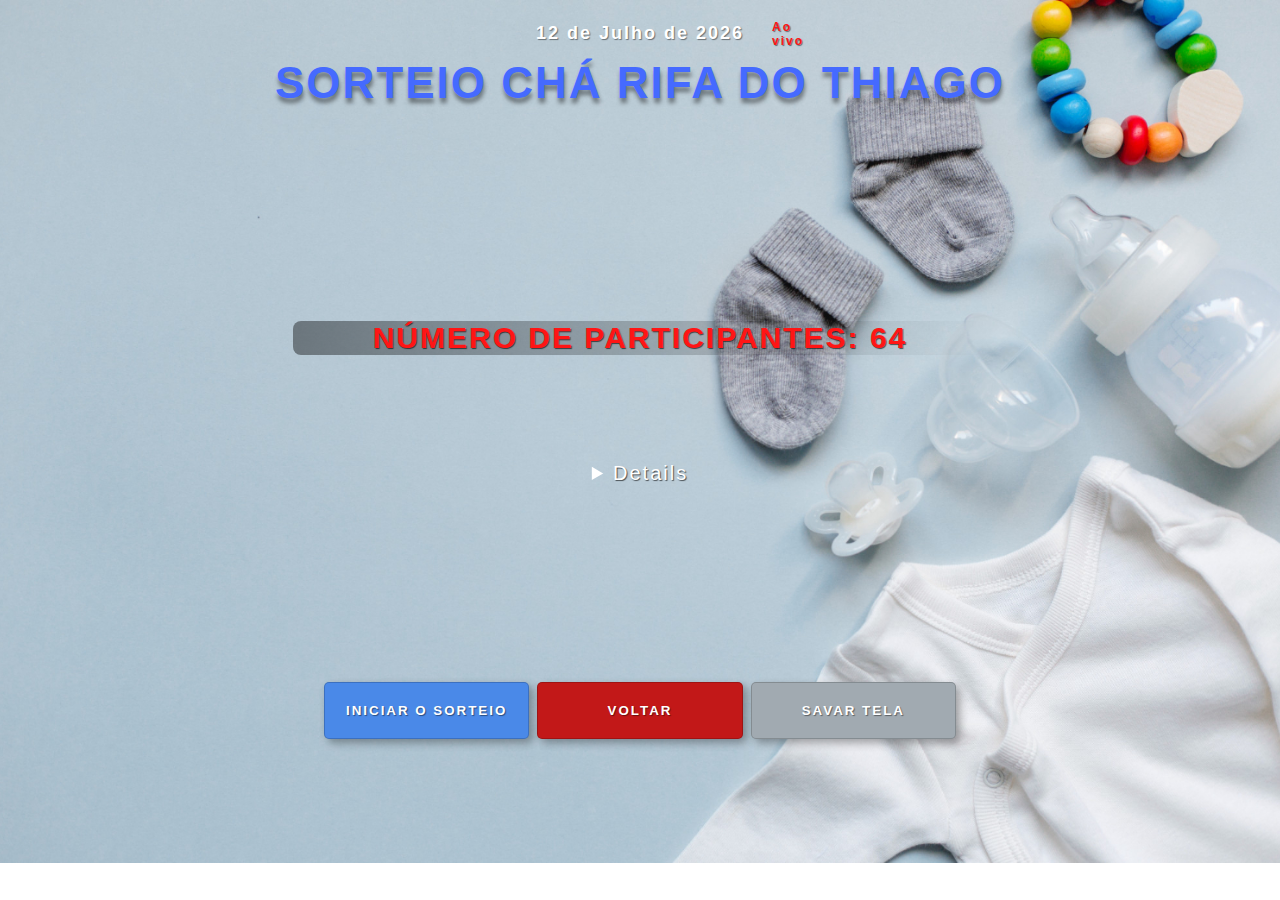
<file: index.html>
<!DOCTYPE html>
<html lang="pt-br">
<head>
    <meta charset="UTF-8">
    <meta http-equiv="X-UA-Compatible" content="IE=edge">
    <meta name="viewport" content="width=device-width, initial-scale=1.0">
    <title>Sorteio Chá rifa</title>
    <link rel="stylesheet" href="style.css">
    <script src="script.js" type="text/javascript"></script>
</head>
<body>
    <div class="background-screen">

    </div>
    <div class="backgorund-opacity">
        
    </div>
    <span id="live"><p id="liveP">Ao vivo</p></span>
    <header>
        <p class="time"></p>
        <div class="containerH1"><h1>SORTEIO <span>CHÁ</span> RIFA DO <span>THIAGO</span></h1></div>
    </header>

    <span id="contRegress"></span>
    
    <main>
        <summary id="More">
            <details>
                <ul id="all-names">
                    <li><a>Lucineide Felizardo (126)</a></li>
                    <li><a>Barbara (23)</a></li>
                    <li><a>Barbara (04)</a></li>
                    <li><a>Barbara (28)</a></li>
                    <li><a>Barbara (14)</a></li>
                    <li><a>Barbara (29)</a></li>
                    <li><a>Thalles (08)</a></li>
                    <li><a>Thalles, (17)</a></li>
                    <li><a>Luana(30)</a></li>
                    <li><a>Judivan(13)</a></li>
                    <li><a>Isac (33)</a></li>
                    <li><a>Isael (05)</a></li>
                    <li><a>Debora (74)</a></li>
                    <li><a>Luan (51)</a></li>
                    <li><a>Milton 101)</a></li>
                    <li><a>Vanessa (78)</a></li>
                    <li><a>Karoline(12)</a></li>
                    <li><a>Simone Brito (135)</a></li>
                    <li><a>Miguel (77)</a></li>
                    <li><a>Michael (07)</a></li>
                    <li><a>Eliton (55)</a></li>
                    <li><a>Rogério (98)</li>
                    <li><a>Paty (27)</li>
                    <li><a>Patrícia Docol (11)</a></li>
                    <li><a>Jadeilson (22)</a></li>
                    <li><a>Kaio (37)</a></li>
                    <li><a>Altair (Zezé) (179)</a></li>
                    <li><a>Valéria (20)</a></li>
                    <li><a>Luciano (06)</a></li>
                    <li><a>Isadora (26)</a></li>
                    <li><a>Jhonatan (32)</a></li>
                    <li><a>Dikó (63)</a></li>
                    <li><a>Eduardo (48)</a></li>
                    <li><a>Daiane (177)</a></li>
                    <li><a>Cristian (cerâmica) (117)</a></li>
                    <li><a>Bruno (35)</a></li>
                    <li><a>Arthur (16)</a></li>
                    <li><a>Gilvanildo (94)</a></li>
                    <li><a>Alisson (02)</a></li>
                    <li><a>Rafael (25)</a></li>
                    <li><a>Cida (Mariana) (45)</a></li>
                    <li><a>Jefinho (09)</a></li>
                    <li><a>Alberto (84)</a></li>
                    <li><a>Bruno (Leroy) (86)</a></li>
                    <li><a>Gleydson (15)</a></li>
                    <li><a>Jerian (67)</a></li>
                    <li><a>Wanderlan (44)</a></li>
                    <li><a>Pedro Lucas (151)</a></li>
                    <li><a>Mirek Tales (132)</a></li>
                    <li><a>Henrique (43)</a></li>
                    <li><a>Alex (Leroy) (71)</a></li>
                    <li><a>Natália (19)</a></li>
                    <li><a>Lilian Mendes (46)</a></li>
                    <li><a>Gustavo (Alex)(50)</a></li>
                    <li><a>Luciana (Carlinhos) (113)</a></li>
                    <li><a>Célia número (47)</a></li>
                    <li><a>Berg (sanitário) (72)</a></li>
                    <li><a>Ênio (Pisos) (70)</a></li>
                    <li><a>Borges (145)</a></li>
                    <li><a>Berg (Laminados) (31)</a></li> 
                    <li><a>Flávia (caixa) (56)</a></li>
                    <li><a>Edilene (caixa) (100)</a></li>
                    <li><a>Anderson (caixa) (38)</a></li>
                    <li><a>Marcelo (sanitário) (18)</a></li>
                    <li><a>Elaine (sanitário) (86)</a></li>
                    <li><a>Mira (99)</a></li>
                    <li><a>Xandi (sanitário) (122)</a></li>
                    <li><a>Dani (Academia) (42)</a></li>
                    <li><a>Josi (Prima) (01)</a></li>
                    <li><a>Fábio (Primo) (58)</a></li>
                    <li><a>Fábio (Primo) (104)</a></li>
                    <li><a>Aline(leroy) (106)</a></li>
                    <li><a>Jackson (112)</a></li>
                    <li><a>Vanucci (180)</a></li>
                    <li><a>Jefferson Daniel (150)</a></li>
                    <li><a>Laércio (102)</a></li>
                    <li><a>Vania (Santa Luzia) (126)</a></li>
                    <li><a>Jorge (MMP) (21)</a></li>
                    <li><a>Jefferson Daniel (150)</a></li>
                    <!-- <li><a>Helio elétrica (36)</a></li> -->
                    <!-- <li><a>Paula (sac) (140)</a></li> -->
                    <li><a>Thiago (sac) (124)</a></li>
                    <li><a>Milene (114)</a></li>
                    <li><a>Nilson (encanamento) (66)</a></li>
                    <li><a>Michelle (Prima) (111)</a></li>
                    <li><a>Maria Helena (34)</a></li>
                    <li><a>Lidiane Vaz (129)</a></li>
                    <li><a>Felipe (Moriah) (83)</a></li>
                    <li><a>Sonia (casais) (68)</a></li>
                    <li><a>Lilian Vaz (34)</a></li>
                    <li><a>Neide (Larissa) (134)</a></li>
                    <li><a>Daniela Fogaça (49)</a></li>
                    <li><a>Daniela Fogaça (39)</a></li>
                    <li><a>Luciana (Dirceu) (81)</a></li>
                    <li><a>Dirceu (MMP) (52)</a></li>
                    <li><a>José Elias (40)</a></li>
                    <li><a>Mirian (Zezinho) (90)</a></li>
                    <li><a>Sandra Rodrigues (46)</a></li>
                    <li><a>Luiz Paiva (147)</a></li>
                    <li><a>Danilo Ap. (88)</a></li>
                    <li><a>Wladimir (pisos) (105)</a></li>
                    <li><a>Neto (73)</a></li>
                    <li><a>Rita (G.O MMP) (76)</a></li>
                    <li><a>Michael (176)</a></li>
                    <li><a>Michael (178)</a></li>
                    <li><a>Jair (terço dos homens) (54)</a></li>
                    <li><a>Renilson (130)</a></li>
                    <li><a>Luciene Oliveira (127)</a></li>
                    <li><a>Hilze (125)</a></li>
                    <li><a>Gilson (Grente) (120)</a></li>
                    <li><a>Sueli Amaral (118)</a></li>
                    <li><a>Sueli Amaral (110)</a></li>
                    <li><a>Maria (Kevin) (80)</a></li>
                    <li><a>Felipe (Leroy) (24)</a></li>
                    <li><a>Mariana (pisos) (60)</a></li>
                    <li><a>Paulo Santi (136)</a></li>
                    <li><a>Nana (Esmair) (75)</a></li>
                    <li><a>Nana (Esmair) (89)</a></li>
                    <li><a>Flavio (tintas) (03)</a></li>
                    <li><a>Edson (locutor) (69)</a></li>
                </ul>
            </details>
        </summary>
        <div id="div"></div>
    </main>
   <section class="containerBtn">
    <button class="btn-go" onclick="sorteio()">INICIAR O SORTEIO</button>
    <!-- <button class="btn-Qtd" onclick="All_Names()">TOTAL DE PARTICIPANTES</button> -->
    <button class="btn-clean" onclick="btnClean()">VOLTAR</button>
    <button class="btn-save" onclick="print()">SAVAR TELA</button>
   </section> 
        
</body>
</html>
</file>
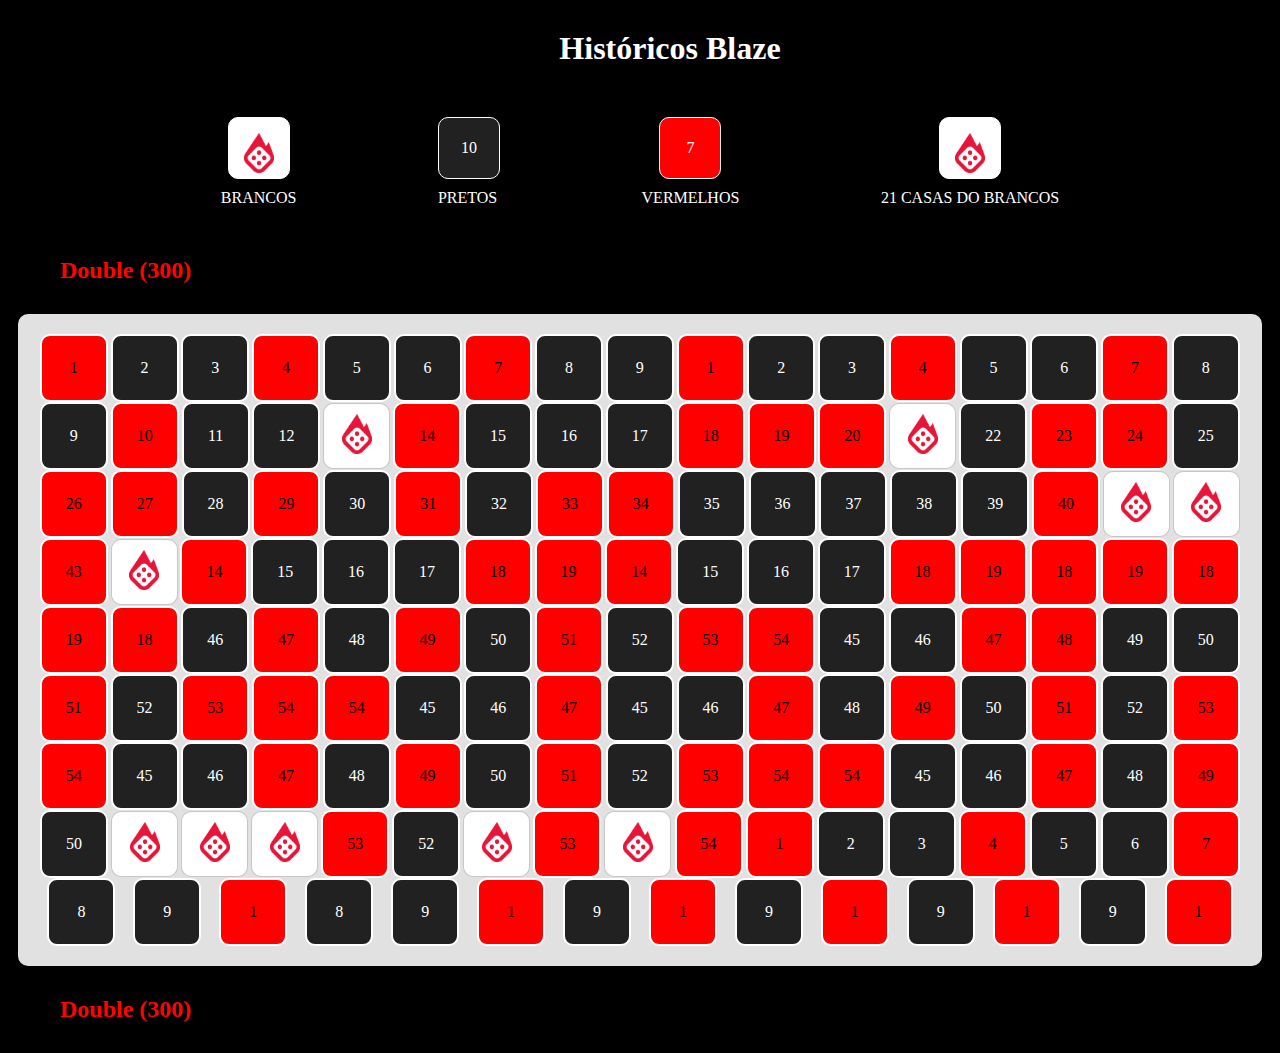
<file: new/new.html>
<!DOCTYPE html>
<html lang="en">
<head>
    <meta charset="UTF-8">
    <meta http-equiv="X-UA-Compatible" content="IE=edge">
    <meta name="viewport" content="width=device-width, initial-scale=1.0">
    <link rel="stylesheet" href="new.css">
    <title>Históticos Blaze</title>
</head>

<body>
    <main>
        <div class="containerH1">
            <h1>Históricos Blaze</h1>
        </div>
        
        <div class="containerStatus">
            <span>
                <div class="numbersWrite_topo"><img src="IMG/LogoBlaze.png" alt=""></div>
                <p>BRANCOS</p>
            </span>
            <span>
                <div class="numbersBlack">10</div>
                <p>PRETOS</p>
            </span>
            <span>
                <div class="numbersRed">7</div>
                <p>VERMELHOS</p>
            </span>
            <span>
                <div class="numbersWrite_topo"><img src="IMG/LogoBlaze.png"></div>
                <p>21 CASAS DO BRANCOS</p>
            </span>
        </div>
        <h2>Double (300)</h2>
        <div class="containerNumber">
            <div class="numbersRed">1</div>
            <div class="numbersBlack">2</div>
            <div class="numbersBlack">3</div>
            <div class="numbersRed">4</div>
            <div class="numbersBlack">5</div>
            <div class="numbersBlack">6</div>
            <div class="numbersRed">7</div>
            <div class="numbersBlack">8</div>
            <div class="numbersBlack">9</div>
            <div class="numbersRed">1</div>
            <div class="numbersBlack">2</div>
            <div class="numbersBlack">3</div>
            <div class="numbersRed">4</div>
            <div class="numbersBlack">5</div>
            <div class="numbersBlack">6</div>
            <div class="numbersRed">7</div>
            <div class="numbersBlack">8</div>
            <div class="numbersBlack">9</div>
            <div class="numbersRed">10</div>
            <div class="numbersBlack">11</div>
            <div class="numbersBlack">12</div>
            <div class="numbersWrite"><img src="IMG/LogoBlaze.png" alt=""></div>
            <div class="numbersRed">14</div>
            <div class="numbersBlack">15</div>
            <div class="numbersBlack">16</div>
            <div class="numbersBlack">17</div>
            <div class="numbersRed">18</div>
            <div class="numbersRed">19</div>
            <div class="numbersRed">20</div>
            <div class="numbersWrite"><img src="IMG/LogoBlaze.png" alt=""></div>
            <div class="numbersBlack">22</div>
            <div class="numbersRed">23</div>
            <div class="numbersRed">24</div>
            <div class="numbersBlack">25</div>
            <div class="numbersRed">26</div>
            <div class="numbersRed">27</div>
            <div class="numbersBlack">28</div>
            <div class="numbersRed">29</div>
            <div class="numbersBlack">30</div>
            <div class="numbersRed">31</div>
            <div class="numbersBlack">32</div>
            <div class="numbersRed">33</div>
            <div class="numbersRed">34</div>
            <div class="numbersBlack">35</div>
            <div class="numbersBlack">36</div>
            <div class="numbersBlack">37</div>
            <div class="numbersBlack">38</div>
            <div class="numbersBlack">39</div>
            <div class="numbersRed">40</div>
            <div class="numbersWrite"><img src="IMG/LogoBlaze.png" alt=""></div>
            <div class="numbersWrite"><img src="IMG/LogoBlaze.png" alt=""></div>
            <div class="numbersRed">43</div>
            <div class="numbersWrite"><img src="IMG/LogoBlaze.png" alt=""></div>
            <div class="numbersRed">14</div>
            <div class="numbersBlack">15</div>
            <div class="numbersBlack">16</div>
            <div class="numbersBlack">17</div>
            <div class="numbersRed">18</div>
            <div class="numbersRed">19</div>
            <div class="numbersRed">14</div>
            <div class="numbersBlack">15</div>
            <div class="numbersBlack">16</div>
            <div class="numbersBlack">17</div>
            <div class="numbersRed">18</div>
            <div class="numbersRed">19</div>
            <div class="numbersRed">18</div>
            <div class="numbersRed">19</div>
            <div class="numbersRed">18</div>
            <div class="numbersRed">19</div>
            <div class="numbersRed">18</div>
            <div class="numbersBlack">46</div>
            <div class="numbersRed">47</div>
            <div class="numbersBlack">48</div>
            <div class="numbersRed">49</div>
            <div class="numbersBlack">50</div>
            <div class="numbersRed">51</div>
            <div class="numbersBlack">52</div>
            <div class="numbersRed">53</div>
            <div class="numbersRed">54</div>
            <div class="numbersBlack">45</div>
            <div class="numbersBlack">46</div>
            <div class="numbersRed">47</div>
            <div class="numbersRed">48</div>
            <div class="numbersBlack">49</div>
            <div class="numbersBlack">50</div>
            <div class="numbersRed">51</div>
            <div class="numbersBlack">52</div>
            <div class="numbersRed">53</div>
            <div class="numbersRed">54</div>
            <div class="numbersRed">54</div>
            <div class="numbersBlack">45</div>
            <div class="numbersBlack">46</div>
            <div class="numbersRed">47</div>
            <div class="numbersBlack">45</div>
            <div class="numbersBlack">46</div>
            <div class="numbersRed">47</div>
            <div class="numbersBlack">48</div>
            <div class="numbersRed">49</div>
            <div class="numbersBlack">50</div>
            <div class="numbersRed">51</div>
            <div class="numbersBlack">52</div>
            <div class="numbersRed">53</div>
            <div class="numbersRed">54</div>
            <div class="numbersBlack">45</div>
            <div class="numbersBlack">46</div>
            <div class="numbersRed">47</div>
            <div class="numbersBlack">48</div>
            <div class="numbersRed">49</div>
            <div class="numbersBlack">50</div>
            <div class="numbersRed">51</div>
            <div class="numbersBlack">52</div>
            <div class="numbersRed">53</div>
            <div class="numbersRed">54</div>
            <div class="numbersRed">54</div>
            <div class="numbersBlack">45</div>
            <div class="numbersBlack">46</div>
            <div class="numbersRed">47</div>
            <div class="numbersBlack">48</div>
            <div class="numbersRed">49</div>
            <div class="numbersBlack">50</div>
            <div class="numbersWrite"><img src="IMG/LogoBlaze.png" alt=""></div>
            <div class="numbersWrite"><img src="IMG/LogoBlaze.png" alt=""></div>
            <div class="numbersWrite"><img src="IMG/LogoBlaze.png" alt=""></div>
            <div class="numbersRed">53</div>
            <div class="numbersBlack">52</div>
            <div class="numbersWrite"><img src="IMG/LogoBlaze.png" alt=""></div>
            <div class="numbersRed">53</div>
            <div class="numbersWrite"><img src="IMG/LogoBlaze.png" alt=""></div>
            <div class="numbersRed">54</div>
            <div class="numbersRed">1</div>
            <div class="numbersBlack">2</div>
            <div class="numbersBlack">3</div>
            <div class="numbersRed">4</div>
            <div class="numbersBlack">5</div>
            <div class="numbersBlack">6</div>
            <div class="numbersRed">7</div>
            <div class="numbersBlack">8</div>
            <div class="numbersBlack">9</div>
            <div class="numbersRed">1</div>
            <div class="numbersBlack">8</div>
            <div class="numbersBlack">9</div>
            <div class="numbersRed">1</div>
            <div class="numbersBlack">9</div>
            <div class="numbersRed">1</div>
            <div class="numbersBlack">9</div>
            <div class="numbersRed">1</div>
            <div class="numbersBlack">9</div>
            <div class="numbersRed">1</div>
            <div class="numbersBlack">9</div>
            <div class="numbersRed">1</div>
        </div>
        <h2>Double (300)</h2>
    </main>
</body>
</html>
</file>
<file: style.css>
* {
    margin:  auto;
    padding: 0;
    letter-spacing: 2px;
    font-family: 'Open Sans', sans-serif;
    font-weight: bold;
}

    @import url('https://fonts.googleapis.com/css2?family=Open+Sans:wght@300;400;500;600;700;800&display=swap');@import url('https://fonts.googleapis.com/css2?family=Open+Sans:wght@300;400;500;600;700;800&display=swap');

body {
    background-image: url('imgSorteio/baby-elementson-light-blue-background.jpg');
    background-repeat: no-repeat;
    background-size: cover;
    background-position: center;
    /* background: white; */
    z-index: -1;
    padding-bottom: 80px;
    height: 87vh;
}

.paddingToogle {
    padding-bottom: 75px;
}

header {
    text-emphasis: center !important;
    color: rgb(69, 106, 255);
    font-size: 26px;
    width: 89vw; 
    z-index: 1;
}

/* span {
    color: rgb(4, 170, 4);
} */

.time {
    display: flex;
    justify-content: center;
    align-items: center;
    height: 30px;
    font-size: 18px;
    color: rgb(255, 255, 255);
    font-weight: 100;
    text-shadow: rgba(0, 0, 0, 0.444) 1px 1px 1px;
    font-weight: bold;
}

#live {
    display: flex;
    justify-content: center;
    align-items: center;
    position: relative;
    top: 20px;
    display: flex;
    left: 160px;
    border-radius: 60px;
    width: 56px;
    height: 14px;
    padding-bottom: 4px;
    font-size: 12px;
    color: rgb(255, 21, 21);
    transition: .5s;
    font-weight: bold;
    text-shadow: rgba(0, 0, 0, 0.502) 1px 1px 1px;
}

#liveP {
    transition: 0.6s;
}

.liveColor {
    font-weight: bold;
    color: rgb(3, 46, 233);
    font-weight: bold;
}

#contRegress {
    position: absolute;
    display: flex;
    justify-content: center;
    align-items: center;
    width: 100%;
    height: 50px;
    top: 44%;
    z-index: -1;
    color: rgb(255, 255, 255);
    text-shadow: rgba(0, 0, 0, 0.502) 1px 1px 1px;
    font-size: 22px;
    font-weight: bold;
}

main {
    display: flex;
    justify-content: center;
    align-items: center;
    width: 89vw;
    height: 70vh;
    background: white;
    text-align: center;
    background: transparent;
    z-index: -1;
}

#div {
    position: absolute;
    width: auto !important;
    display: none;
    z-index: -1;
    font-weight: bold;
}

.div {
    display: flex !important;
    justify-content: center !important;
    align-items: center !important;
    width: 80vw;
    height: auto;
    position: absolute;
    border-radius: 8px;
    /* color: #000 !important; */
    color: rgb(255, 21, 21);
    text-shadow: rgba(0, 0, 0, 0.608) 1px 1px 1px;
    font-size: 30px !important;
    padding: 0px 80px;
    /* line-height: 40px; */
    font-weight: 200;
    margin-top: -70px !important;
    /* font-weight: bolder !important; */
    background-image: linear-gradient(to left, transparent, rgba(0, 0, 0, 0.407));
}

.containerH1 {
    text-align: center;
    margin: 10px 0px -50px 0px;
    font-family: Verdana, Geneva, Tahoma, sans-serif;
    text-shadow: 1px 5px 4px rgba(0, 0, 0, 0.43);
    font-size: 22px;
    /* padding-top: -20px; */
} 

details {
    color: white;
    text-shadow: rgba(0, 0, 0, 0.615) 1px 1px 1px;
    width: 80vw;
    font-weight: 100;
    border-radius: 6px;
    font-size: 20px;
    margin-top: 200px;
    cursor: pointer;
}

details:hover {
    transition: 0.5s;
    box-shadow: rgba(0, 0, 0, 0.274) 0px 0px 0px;
}

#all-names {
    position: relative;
    background: white;
    border-radius: 6px;
    display: flex;
    justify-content: center;
    flex-direction: column;
    align-items: flex-start;
    padding: 40px;
    line-height: 45px;
    z-index: 1;
    text-shadow: none;
    color: rgb(8, 17, 74);
    z-index: 1;
}

ul {
    display: flex;
    justify-content: center;
    align-items: flex-start;
}

ul li a {
    cursor: pointer;
    font-weight: bold;
    padding: 8px;
}

ul li a:hover {
    cursor: pointer;
    color: blue;
    background: rgb(198, 199, 203);
    padding: 2px;
    border-radius: 6px;
    transform: scale(1.3);
    transition: 0.1s;
}

section {
    display: flex;
    justify-content: space-between;
    align-items: center;
    flex-direction: row;
    padding: 0px 2px;
}

.containerBtn {
    width: 50%;
    margin-top: -10px !important;
}

.btn-go {
    flex: 1 0 0 ;
    height: auto;
    background: rgb(74, 137, 232);
    border-radius: 5px;
    outline: none;
    cursor: pointer;
    border: 1px solid rgba(0, 0, 0, 0.177);
    box-shadow: 4px 4px 8px rgba(0, 0, 0, 0.331);
    text-shadow: rgba(0, 0, 0, 0.444) 1px 1px 1px;
    transition: all 0.5s;
    color: white;
    font-weight: 600;
    width: 100%;
    padding: 20px;
    margin:  4px;
}

.tranform-scale {
    /* transform: scale(1.1); */
    /* color: rgb(234, 152, 0) !important; */
}

.btn-clean {
    flex: 1 0 0 ;
    height: auto;
    background: rgb(194, 24, 24);
    /* background: rgb(234, 152, 0); */
    border-radius: 5px;
    outline: none;
    cursor: pointer;
    border: 1px solid rgba(0, 0, 0, 0.177);
    box-shadow: 4px 4px 8px rgba(0, 0, 0, 0.331);
    text-shadow: rgba(0, 0, 0, 0.444) 1px 1px 1px;
    transition: all 0.5s;
    color: white;
    font-weight: 600;
    width: 100% !important;
    padding: 20px;
    margin:  4px;
}

.btn-save {
    flex: 1 0 0 ;
    background: rgb(161, 170, 177);
    height: auto;
    border-radius: 5px;
    outline: none;
    cursor: pointer;
    border: 1px solid rgba(0, 0, 0, 0.177);
    box-shadow: 4px 4px 8px rgba(0, 0, 0, 0.331);
    text-shadow: rgba(0, 0, 0, 0.444) 1px 1px 1px;
    transition: all 0.5s;
    color: white;
    font-weight: 600;
    width: 100% !important;
    padding: 20px;
    margin:  4px;
}

.btn-go:hover {
    background: rgb(57, 112, 194);
    color: white;
    border-radius: 6px;
    transition: all 0.5s;
}

.btn-Qtd:hover {
    background: rgb(76, 173, 84);
}

.btn-clean:hover {
    background: rgb(194, 24, 24);
}

.btn-save:hover {
    background: rgb(128, 140, 148);
}

#number-result {
    margin-top: -50px;
    color: blue;
}

.btn-ative {
    opacity: 0.5;
    transform: scale(black/white);
    cursor: not-allowed;
}

 h2 {
    font-size: 18px;
}

 h3 {
    font-size: 18px;
    margin: 20px 0px 10px 0px;
}

#span-result {
    color: blue;
    text-transform: uppercase;
}

@media screen and (max-width: 650px) {

    main {
        
    }

    details {
        width: 80vw;
    }

        .containerBtn {
            width: 80%;
            margin-top: -30px;
        }

    .btn-clean,
    .btn-save,
    .btn-go,
    .btn-Qtd {
        flex: 1 0 0;
        width: 100%;
        margin: 4px; 
        font-size: 12px !important;
    }

    .containerH1 h1{
        font-size: 30px;
        font-weight: bold;
    }

    .btn-go, .btn-Qtd {
        font-size: 14px;
    }
}

@media screen and (max-width: 600px) {


    .background-screen {
        width: 100vw;
        height: 100vh;
        background-image: linear-gradient(to bottom, rgba(0, 0, 0, 0.311)0%, transparent);
        z-index: -1;
        position: absolute;
    }
}

@media screen and (max-width: 500px) {

    main {
        height:60vh;
    }

    .background-screen {
        width: 100vw;
        height: auto;
        background:rgba(0, 0, 0, 0.208);
        z-index: -1;
        position: absolute;
    }

    #live {
        padding-bottom: 1px;
        z-index: 1;
    }

    details {
        width: 80vw;
    }

    #div {

    }
    
    .div {
        margin-top: -100px;
    }

    .containerBtn {
        display: flex;
        justify-content: center;
        flex-direction: column;
        margin-top: -100px;
    }

    .btn-go,
    .btn-Qtd
     {
         flex: 1 0 0;
        margin: 4px; 
        font-size: 12px !important;
    }

    .btn-clean,
    .btn-save {
        flex: 1 0 0;
        margin: 4px; 
        font-size: 12px !important;
    }


    .containerH1 h1{
        font-size: 30px;
        font-weight: bold;
    }

    .btn-go, .btn-Qtd {
        font-size: 14px;
    }
}
</file>
<file: new/new.css>
* {
    margin: auto;
}

body {
    background: black;
}

.containerH1 {
    width: 100%;
    text-align: center;
    margin: 30px;
    color: white;
}

h2 {
    color: rgb(255, 3, 3);
    margin: 30px 60px 30px;
}

.containerStatus {
    display: flex;
    justify-content: space-around;
    width: 980px;
    height: 100px;
    /* border: 1px solid white; */
    margin-bottom: 20px;
    padding: 15px;
}

.containerStatus div { 
    display: flex;
    justify-content: center;
    align-items: center;
    width: 60px;
    height: 60px;
    border: 1px solid white;
    border-radius: 10px;
    color: white;
}

.numbersWrite_topo {
    
    background: white;
    border: 1px solid rgba(0, 0, 0, 0.219);
    color: white;
    width: 65px;
    height: 64px;
    border-radius: 10px;
}

.containerNumber {
    display:  flex;
    align-items: center;
    justify-content: space-around;
    flex-wrap: wrap;
    width: 94%;
    height: auto;
    background: rgb(225, 225, 225);
    padding: 20px;
    border-radius: 10px;
}

p {
    margin-top: 10px;
    color: white;
}

.numbersRed {
    display:  flex;
    align-items: center;
    justify-content: center;
    background: red;
    border: 2px solid white;
    color: black;
    width: 64px;
    height: 64px;
    border-radius: 10px;
}

.numbersBlack {
    display:  flex;
    align-items: center;
    justify-content: center;
    background: rgb(33, 33, 33);
    border: 2px solid white;
    color: white;
    width: 64px;
    height: 64px;
    border-radius: 10px;
}

.numbersWrite {
    background: white;
    border: 1px solid rgba(0, 0, 0, 0.219);
    color: white;
    width: 65px;
    height: 64px;
    border-radius: 10px;
}

img {
    display:  flex;
    align-items: center;
    justify-content: center;
    width: 30px;
    padding-top: 10px;
}
</file>
